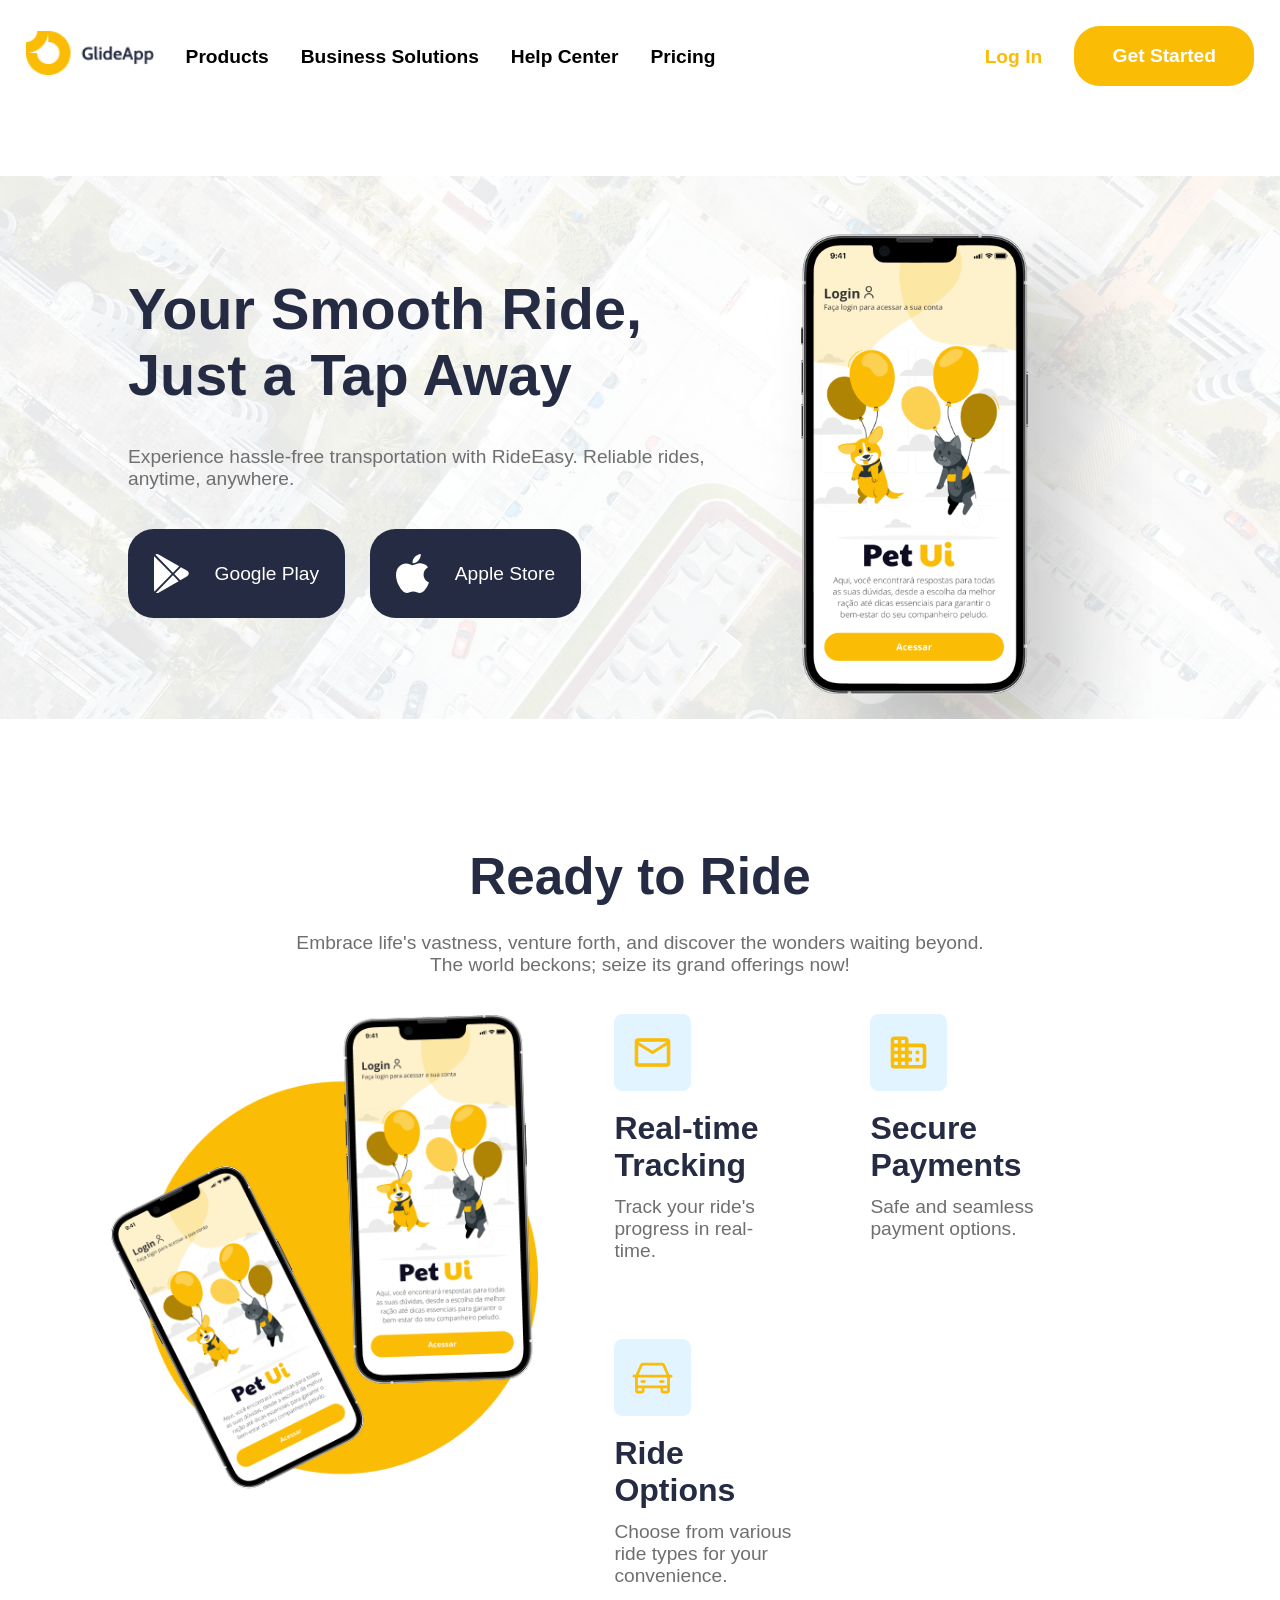
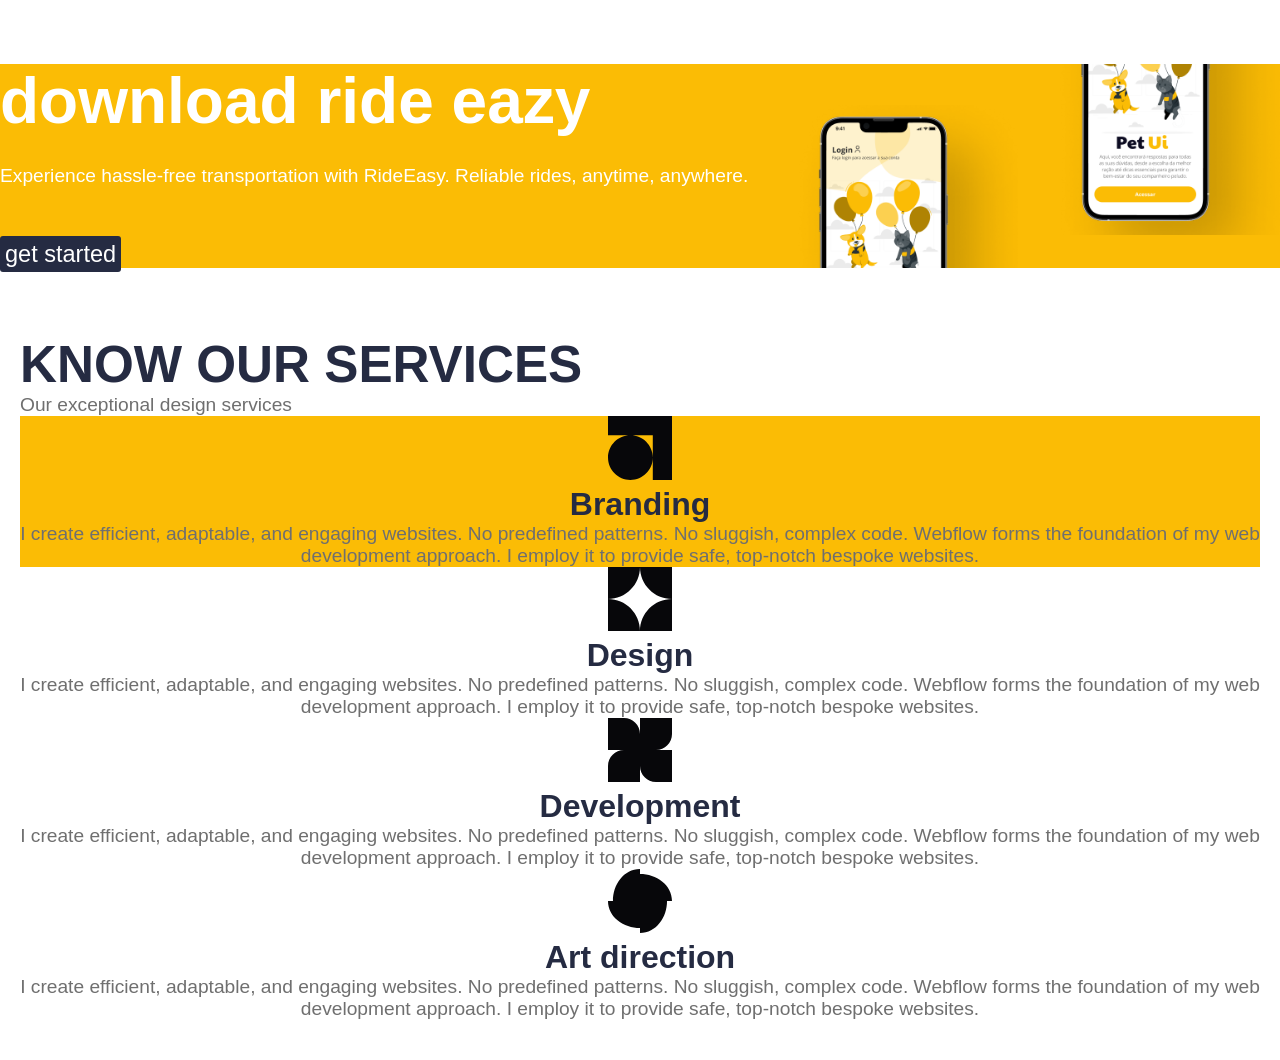
<file: index.html>
<!doctype html>
<html lang="en">
  <head>
    <meta charset="UTF-8" />
    <meta name="viewport" content="width=device-width, initial-scale=1.0" />
    <title>Taxi</title>
    <link rel="stylesheet" href="css/reset.css" />
    <link rel="stylesheet" href="css/style.css" />
  </head>
  <body>
    <header>
      <nav>
        <ul>
          <li>
            <a href="#"><img src="images/logo-glide-app.png" alt="" /></a>
          </li>
          <li>
            <a href="#">Products</a>
          </li>
          <li>
            <a href="#">Business Solutions</a>
          </li>
          <li>
            <a href="#">Help Center</a>
          </li>
          <li>
            <a href="#">Pricing</a>
          </li>
        </ul>
        <ul>
          <li>
            <a href="#" class="font-yellow">Log In</a>
          </li>
          <li>
            <a href="#" class="button-yellow">Get Started</a>
          </li>
        </ul>
      </nav>
    </header>
    <main>
      <section class="banner">
        <div>
          <h1>Your Smooth Ride, Just a Tap Away</h1>
          <p>
            Experience hassle-free transportation with RideEasy. Reliable rides,
            anytime, anywhere.
          </p>
          <p class="buttons">
            <a href="#">
              <img src="images/icon-button-google.svg" alt="Play Store" />
              <span>Google Play</span>
            </a>
            <a href="#">
              <img src="images/icon-apple-ios.svg" alt="Play Store" />
              <span>Apple Store</span>
            </a>
          </p>
        </div>
        <div class="image">
          <img src="images/iphone-pet-ui.png" alt="ifome auau miaumiau" />
        </div>
      </section>
      <section class="ready-to-ride">
        <h2>Ready to Ride</h2>
        <p>
          Embrace life's vastness, venture forth, and discover the wonders
          waiting beyond. The world beckons; seize its grand offerings now!
        </p>
        <div class="two">
          <div class="imagem"><img src="images/smartphones-pet-uis.png" /></div>
          <div class="lista">
            <ul>
              <li>
                <img src="images/icon-back-blue-letter.svg" />
                <h5>Real-time Tracking</h5>
                <p>Track your ride's progress in real-time.</p>
              </li>
              <li>
                <img src="images/icon-back-blue-building.svg" />
                <h5>Secure Payments</h5>
                <p>Safe and seamless payment options.</p>
              </li>
              <li>
                <img src="images/icon-back-blue-car.svg" />
                <h5>Ride Options</h5>
                <p>Choose from various ride types for your convenience.</p>
              </li>
            </ul>
          </div>
        </div>
      </section>
      <section class="download">
<h6>download ride eazy</h6>
<br>
<p>Experience hassle-free transportation with RideEasy. Reliable rides, anytime, anywhere.</p>
<br>
<br>
<a href="#">get started</a>
      </section>
      <br>
      <section class="services">
        <div class="naosei">
   <h2>KNOW OUR SERVICES</h2>
        <p>Our exceptional design services</p>
        </div>
            <nav>
            <ul>
              <li class="cuco">
                <img src="images/icon-brading.svg" />
                <h5>Branding</h5>
                <p>I create efficient, adaptable, and engaging websites. No predefined patterns. No sluggish, complex code. Webflow forms the foundation of my web development approach. I employ it to provide safe, top-notch bespoke websites.</p>

              </li>
              <li>
                <img src="images/icon-design.svg" />
                <h5>Design</h5>
                <p>I create efficient, adaptable, and engaging websites. No predefined patterns. No sluggish, complex code. Webflow forms the foundation of my web development approach. I employ it to provide safe, top-notch bespoke websites.</p>
              </li>
                 <li>
                <img src="images/icon-development.svg" />
                <h5>Development</h5>
                <p>I create efficient, adaptable, and engaging websites. No predefined patterns. No sluggish, complex code. Webflow forms the foundation of my web development approach. I employ it to provide safe, top-notch bespoke websites.</p>
              </li>
               <li>
                <img src="images/icon-art.svg" />
                <h5>Art direction</h5>
                <p>I create efficient, adaptable, and engaging websites. No predefined patterns. No sluggish, complex code. Webflow forms the foundation of my web development approach. I employ it to provide safe, top-notch bespoke websites.</p>
              </li>
            </ul>
            </nav>
            </div>
          </div>
        </div>
      </section>
      <section class="contact"></section>
    </main>
    
  </body>
</html>
</file>
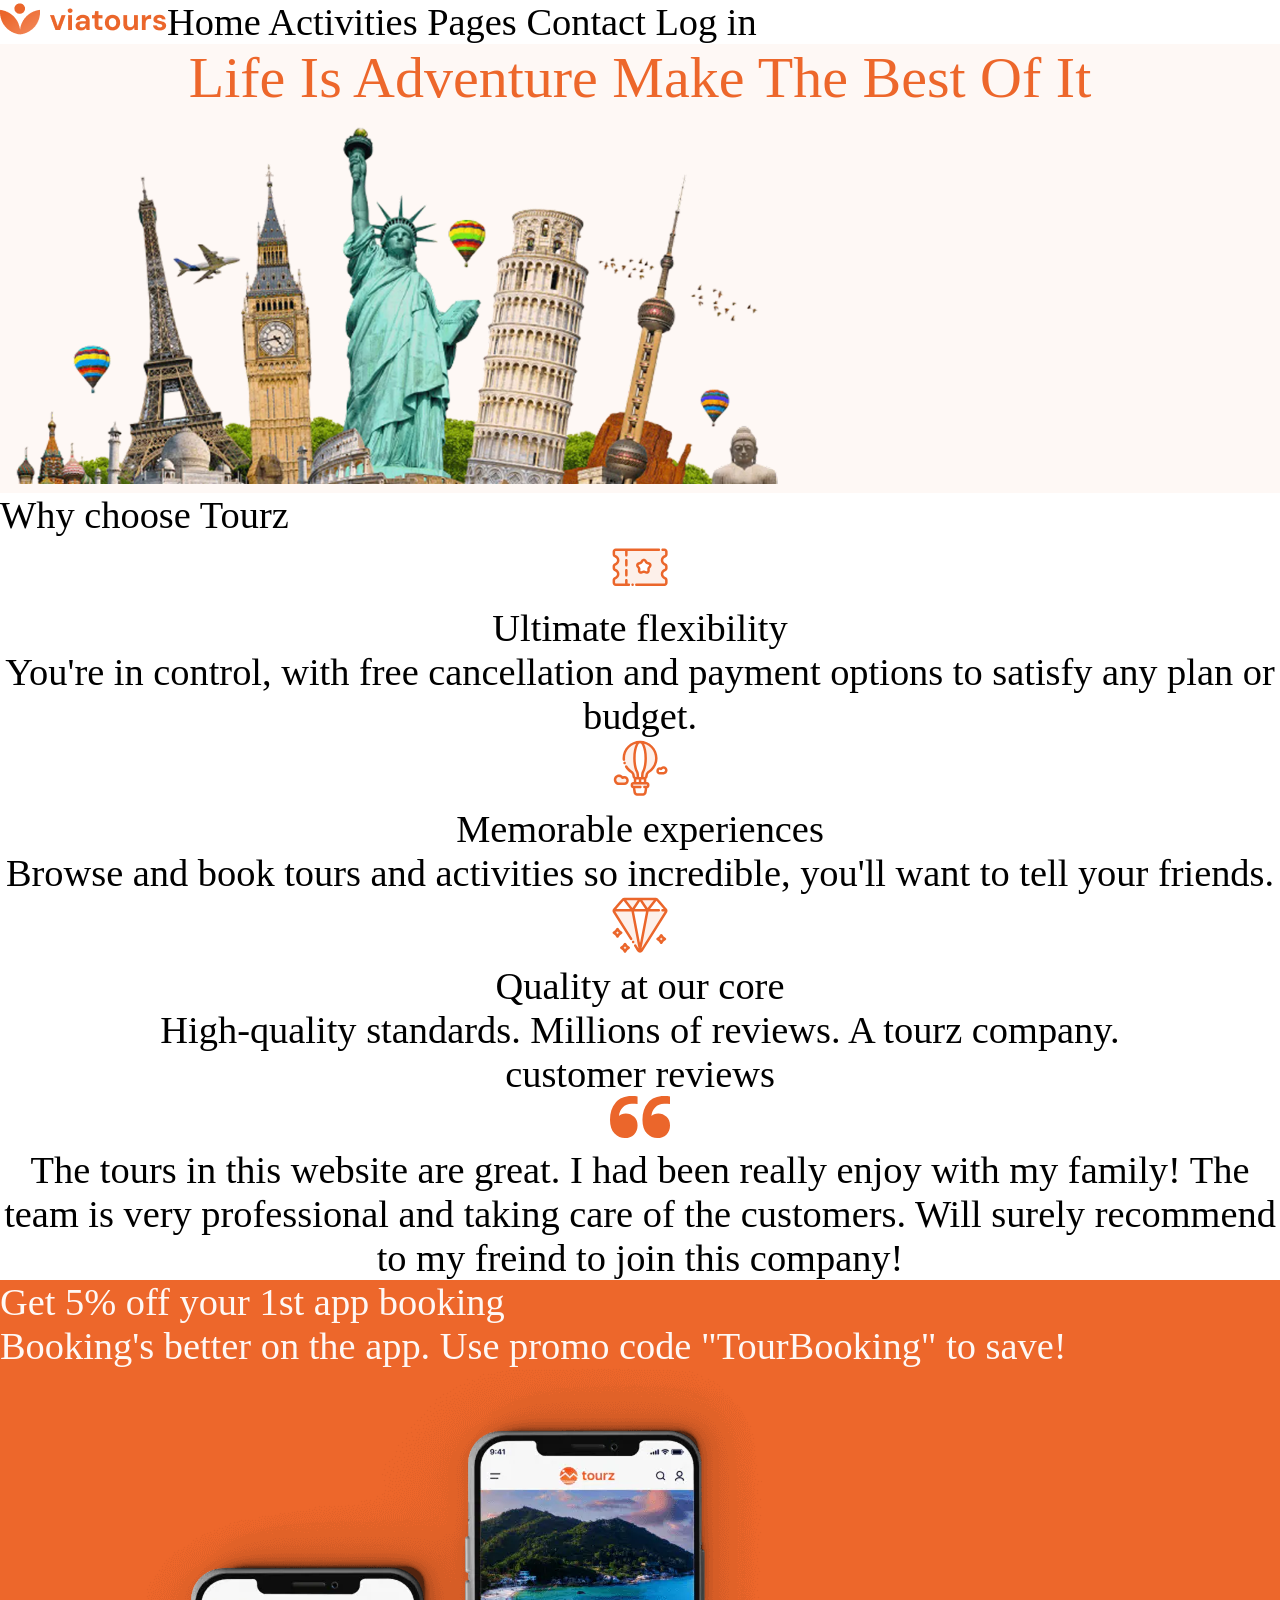
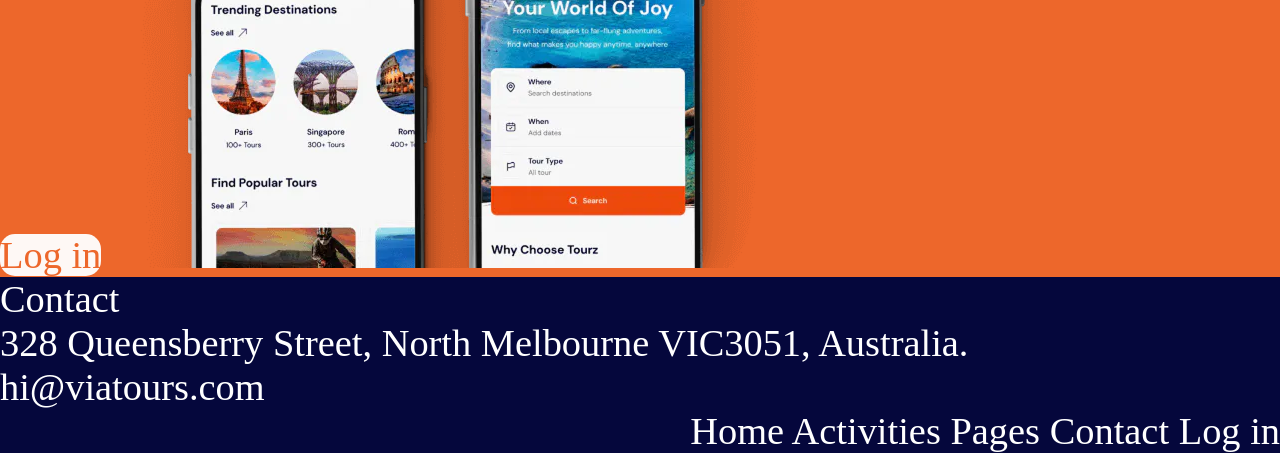
<file: atv-prova-viatours/index.html>
<!DOCTYPE html>
<html lang="en">
<head>
    <meta charset="UTF-8">
    <meta name="viewport" content="width=device-width, initial-scale=1.0">
    <title>Document</title>
    <link rel="stylesheet" href="css/reset.css">
    <link rel="stylesheet" href="css/style.css">
</head>
<body>
    <header>
      
        <nav>
             <img src="imagens/logo-viatours.png" alt="">
        </nav>
        <div>
         <a class="avião" href="#">Home</a>
            <a href="#">Activities</a>
            <a href="#">Pages</a>
            <a href="#">Contact</a>
            <a class="j" href="#">Log in</a>
            </div>
    </header>
<main>
<h2>Life Is Adventure Make The Best Of It</h2>
<nav>
<img src="imagens/imagem-banner.png" alt="">
</nav>
</main>
<section class="motivo">
<h7>Why choose Tourz</h2>
    <nav>
<ul>
    <li>
        <img src="imagens/icon-ticket.svg" alt="">
        <h3>Ultimate flexibility</h3>
        <p>You're in control, with free cancellation and payment options to satisfy any plan or budget.</p>
    </li>
    <li>
        <img src="imagens/icon-balloon.svg.svg" alt="">
        <h3>Memorable experiences</h3>
        <p>Browse and book tours and activities so incredible, you'll want to tell your friends.</p>
    </li>
    <li>
        <img src="imagens/icon-diamond.svg.svg" alt="">
        <h3>Quality at our core</h3>
        <p>High-quality standards. Millions of reviews. A tourz company.</p>
    </li>
</ul>
</nav>
</section>
<section class="aspas">
<h4>customer reviews</h4>
<img src="imagens/aspas.svg" alt="">
<p>The tours in this website are great. I had been really enjoy with my family! The team is very
professional and taking care of the customers. Will surely recommend to my freind to join this company!</p>
</section>
<section class="fute">
<h5>Get 5% off your 1st app booking</h5>
<p>Booking's better on the app. Use promo code "TourBooking" to save!</p>
<a href="#">Log in</a>
<img src="imagens/celular.png" alt="">
</section>
<footer>
<h6>Contact</h6>
<p>328 Queensberry Street, North Melbourne VIC3051, Australia.</p>
<p>hi@viatours.com</p>
 <div>
            <a href="#">Home</a>
            <a href="#">Activities</a>
            <a href="#">Pages</a>
            <a href="#">Contact</a>
            <a  href="#">Log in</a>
            </div>
</footer>
</body>
</html>
</file>
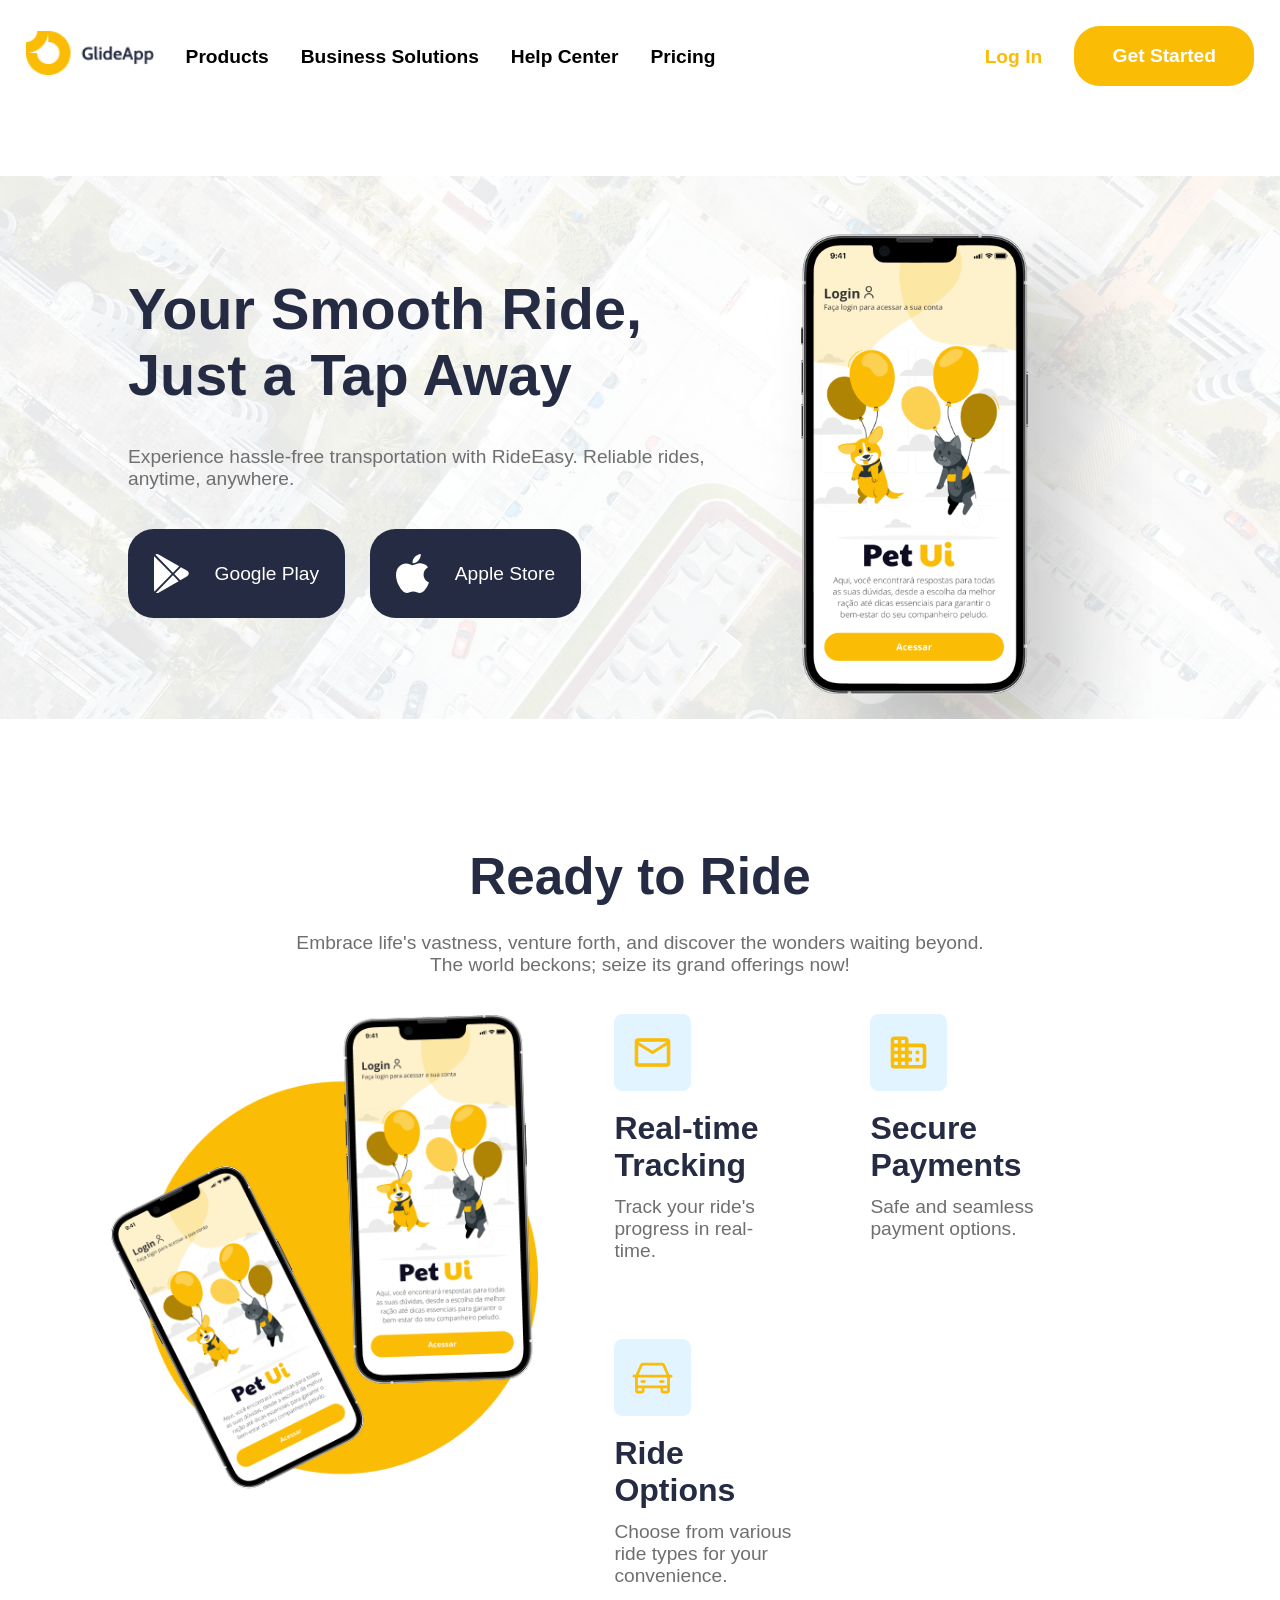
<file: atv-taxi/index.html>
<!doctype html>
<html lang="en">
  <head>
    <meta charset="UTF-8" />
    <meta name="viewport" content="width=device-width, initial-scale=1.0" />
    <title>Taxi</title>
    <link rel="stylesheet" href="css/reset.css" />
    <link rel="stylesheet" href="css/style.css" />
  </head>
  <body>
    <header>
      <nav>
        <ul>
          <li>
            <a href="#"><img src="images/logo-glide-app.png" alt="" /></a>
          </li>
          <li>
            <a href="#">Products</a>
          </li>
          <li>
            <a href="#">Business Solutions</a>
          </li>
          <li>
            <a href="#">Help Center</a>
          </li>
          <li>
            <a href="#">Pricing</a>
          </li>
        </ul>
        <ul>
          <li>
            <a href="#" class="font-yellow">Log In</a>
          </li>
          <li>
            <a href="#" class="button-yellow">Get Started</a>
          </li>
        </ul>
      </nav>
    </header>
    <main>
      <section class="banner">
        <div>
          <h1>Your Smooth Ride, Just a Tap Away</h1>
          <p>
            Experience hassle-free transportation with RideEasy. Reliable rides,
            anytime, anywhere.
          </p>
          <p class="buttons">
            <a href="#">
              <img src="images/icon-button-google.svg" alt="Play Store" />
              <span>Google Play</span>
            </a>
            <a href="#">
              <img src="images/icon-apple-ios.svg" alt="Play Store" />
              <span>Apple Store</span>
            </a>
          </p>
        </div>
        <div class="image">
          <img src="images/iphone-pet-ui.png" alt="ifome auau miaumiau" />
        </div>
      </section>
      <section class="ready-to-ride">
        <h2>Ready to Ride</h2>
        <p>
          Embrace life's vastness, venture forth, and discover the wonders
          waiting beyond. The world beckons; seize its grand offerings now!
        </p>
        <div class="two">
          <div class="imagem"><img src="images/smartphones-pet-uis.png" /></div>
          <div class="lista">
            <ul>
              <li>
                <img src="images/icon-back-blue-letter.svg" />
                <h5>Real-time Tracking</h5>
                <p>Track your ride's progress in real-time.</p>
              </li>
              <li>
                <img src="images/icon-back-blue-building.svg" />
                <h5>Secure Payments</h5>
                <p>Safe and seamless payment options.</p>
              </li>
              <li>
                <img src="images/icon-back-blue-car.svg" />
                <h5>Ride Options</h5>
                <p>Choose from various ride types for your convenience.</p>
              </li>
            </ul>
          </div>
        </div>
      </section>
      <section class="download">
        <div>
          <h2></h2>
          <p></p>
          <p class="button"></p>
        </div>
        <div></div>
      </section>
      <section class="services"></section>
      <section class="contact"></section>
    </main>
  </body>
</html>
</file>
<file: css/style.css>
html {
  font-size: clamp(1rem, calc(0.67rem + 1vw), 4rem);
  font-family:
    "Trebuchet MS", "Lucida Sans Unicode", "Lucida Grande", "Lucida Sans",
    Arial, sans-serif;
}

h1,
h2,
h3,
h4,
h5,
h6 {
  color: #252b42;
  font-weight: 600;
}

p {
  color: #6f6f6f;
}

h1 {
  font-size: 6vw;
}

h2 {
  font-size: 5.5vw;
}

h3 {
  font-size: 5vw;
}

h4 {
  font-size: 4.5vw;
}

h5 {
  font-size: 4vw;
}

h6 {
  font-size: 3.5vw;
}

p {
  font-size: 3vw;
}

header a {
  font-size: 3vw;
  font-weight: 600;
}

header {
  text-align: center;
  padding: 5vw;
}

header img {
  width: 15vw;
}

header nav ul li {
  margin: 3vw;
}

header nav ul li a.font-yellow {
  color: #fbbc05;
}

header nav ul li a.button-yellow {
  background-color: #fbbc05;
  color: white;
  padding: 1.5vw 3vw;
  border: 5px;
  display: inline-block;
  border-radius: 2vw;
}

section.banner {
  background-image: url(../images/background-banner.png);
  background-repeat: no-repeat;
  background-size: 100% auto;
  padding: 3vw 5vw 3vw 5vw;
  margin: 5vw 0;
}

section.banner p {
  margin: 3vw 0;
}

section.banner p.buttons {
  color: rgb(104, 104, 104);
  gap: 2vw;
  display: flex;
}

section.banner p.buttons a {
  background-color: #252b42;
  display: inline-block;
  display: flex;
  gap: 2vw;
  padding: 2vw;
  color: #ffffff;
  align-items: center;
  border-radius: 2vw;
}

section.banner p.buttons img {
  height: 4vw;
}

section.banner div.image img {
  display: none;
}

section.ready-to-ride {
  text-align: center;
  padding: 3vw 5vw 3vw 5vw;
}

section.ready-to-ride h2 {
  padding: 2vw;
}

section.ready-to-ride div.imagem img {
  display: none;
  padding: 3vw;
}

section.ready-to-ride div.lista ul li {
  padding: 3vw;
}

section.ready-to-ride div.lista ul li img {
  width: 12vw;
}

section.ready-to-ride div.lista ul li h5 {
  padding: 1vw 0;
}

@media only screen and (min-width: 600px) {
  h1 {
    font-size: 4.5vw;
  }

  h2 {
    font-size: 4vw;
  }

  h3 {
    font-size: 3.5vw;
  }

  h4 {
    font-size: 3vw;
  }

  h5 {
    font-size: 2.5vw;
  }

  h6 {
    font-size: 5vw;
  }

  p {
    font-size: 1.5vw;
  }

  header {
    padding: 2vw;
    align-content: center;
  }

  header img {
    width: 10vw;
  }

  header a {
    font-size: 1.5vw;
  }

  header nav {
    display: flex;
    justify-content: space-between;
  }
  header nav ul {
    display: flex;
    align-items: center;
    gap: 2.5vw;
  }

  header nav ul li {
    margin: 0;
  }

  section.banner {
    display: flex;
    background-size: 100% auto;
    align-items: center;
    padding: 3vw 10vw 0 10vw;
  }

  section.banner p.buttons img {
    height: 3vw;
  }

  section.banner div.image img {
    display: block;
    width: 50vw;
  }

  section.ready-to-ride div.two {
    display: flex;
  }

  section.ready-to-ride div.imagem img {
    display: block;
    width: 50vw;
  }

  section.ready-to-ride div.lista {
    text-align: left;
  }

  section.ready-to-ride div.lista ul {
    display: flex;
    flex-wrap: wrap;
    width: 50vw;
  }

  section.ready-to-ride div.lista ul li {
    width: 40%;
  }

  section.ready-to-ride div.lista ul li img {
    width: 6vw;
  }

  section.ready-to-ride > p {
    padding: 0 20%;
  }
}
h6{
color: #ffffff;
}
.download{
background: url(/images/iphone-pet-ui.png)no-repeat, url(/images/iphone-pet-ui.png)no-repeat;
background-size: auto 140%;
background-repeat: no-repeat;
background-color: #fbbc05;
background-position: 75% -50%,100% 140%;
text-align: left;

}
.download a{
  border-radius: 3px;
background-color: #252b42;
color: #ffffff;
padding: 5px;
}
.download p{
color: #ffffff;
display:flex;
}
.download div{
  width:50% ;
}
.services{
  display: flex;
  flex-wrap: wrap;
  text-align: center;
  padding: 20px 20px 20px 20px;
  margin: 20px 0 20px;
  flex-wrap: wrap;
}
.services div.naosei{text-align: left;}
.cuco{
  background-color: #fbbc05;
}
section.services div ul{

display: grid;
grid-template-columns: 1fr 1fr;
}
</file>
<file: atv-prova-viatours/css/style.css>
/* === IMPORTAÇÃO DE FONTES */

@import url('https://fonts.googleapis.com/css2?family=Epilogue:ital,wght@0,100..900;1,100..900&family=Fredoka:wght@300..700&family=Nunito:ital,wght@0,200..1000;1,200..1000&family=Oswald:wght@200..700&family=Urbanist:ital,wght@0,100..900;1,100..900&display=swap');
/*
Fontes Disponíveis:
// Sugiro usar esta 
font-family: "Urbanist", sans-serif; 
font-family: "Fredoka", sans-serif;
font-family: "Epilogue", sans-serif;
font-family: "Nunito", sans-serif;
font-family: "Oswald", sans-serif;
*/
/* ==========================*/

/* ==== FORMATAÇÃO GERAL === */

html{
    font-size: clamp(1rem, 2vw + 0.8rem, 3rem); 
}

header{
    text-align: right;
    display: flex;
    color: black;
}
div{
    text-align: right;
}
main{
    align-items: center;
    text-align: center;
    background-color: #FEF8F5	;
}
main nav{
    width: 800px; 
    size: 80px;
}
h4{
    text-align: center;
}
h2{
font-size: 58px;
color: #ED672B;
}

.motivo ul{
   
  display: grid;
  text-align: center;
}
.aspas{
    text-align: center;
    background-color: #FFFFFF	;
}
.fute{
    background-color: #ED672B;
    color: #FEF8F5;
}
.fute a{
    color: #ED672B;
    background-color: #FEF8F5;
    border-radius: 15px;
}
footer{
    background-color: #05073C;
    color:white ;
}
/* MEDIA QUERY - DESKTOP */
@media  screen and (min-width: 600px) {

}
</file>
<file: atv-taxi/css/style.css>
html {
  font-size: clamp(1rem, calc(0.67rem + 1vw), 4rem);
  font-family:
    "Trebuchet MS", "Lucida Sans Unicode", "Lucida Grande", "Lucida Sans",
    Arial, sans-serif;
}

h1,
h2,
h3,
h4,
h5,
h6 {
  color: #252b42;
  font-weight: 600;
}

p {
  color: #6f6f6f;
}

h1 {
  font-size: 6vw;
}

h2 {
  font-size: 5.5vw;
}

h3 {
  font-size: 5vw;
}

h4 {
  font-size: 4.5vw;
}

h5 {
  font-size: 4vw;
}

h6 {
  font-size: 3.5vw;
}

p {
  font-size: 3vw;
}

header a {
  font-size: 3vw;
  font-weight: 600;
}

header {
  text-align: center;
  padding: 5vw;
}

header img {
  width: 15vw;
}

header nav ul li {
  margin: 3vw;
}

header nav ul li a.font-yellow {
  color: #fbbc05;
}

header nav ul li a.button-yellow {
  background-color: #fbbc05;
  color: white;
  padding: 1.5vw 3vw;
  border: 5px;
  display: inline-block;
  border-radius: 2vw;
}

section.banner {
  background-image: url(../images/background-banner.png);
  background-repeat: no-repeat;
  background-size: 100% auto;
  padding: 3vw 5vw 3vw 5vw;
  margin: 5vw 0;
}

section.banner p {
  margin: 3vw 0;
}

section.banner p.buttons {
  color: rgb(104, 104, 104);
  gap: 2vw;
  display: flex;
}

section.banner p.buttons a {
  background-color: #252b42;
  display: inline-block;
  display: flex;
  gap: 2vw;
  padding: 2vw;
  color: #ffffff;
  align-items: center;
  border-radius: 2vw;
}

section.banner p.buttons img {
  height: 4vw;
}

section.banner div.image img {
  display: none;
}

section.ready-to-ride {
  text-align: center;
  padding: 3vw 5vw 3vw 5vw;
}

section.ready-to-ride h2 {
  padding: 2vw;
}

section.ready-to-ride div.imagem img {
  display: none;
  padding: 3vw;
}

section.ready-to-ride div.lista ul li {
  padding: 3vw;
}

section.ready-to-ride div.lista ul li img {
  width: 12vw;
}

section.ready-to-ride div.lista ul li h5 {
  padding: 1vw 0;
}

@media only screen and (min-width: 600px) {
  h1 {
    font-size: 4.5vw;
  }

  h2 {
    font-size: 4vw;
  }

  h3 {
    font-size: 3.5vw;
  }

  h4 {
    font-size: 3vw;
  }

  h5 {
    font-size: 2.5vw;
  }

  h6 {
    font-size: 5vw;
  }

  p {
    font-size: 1.5vw;
  }

  header {
    padding: 2vw;
    align-content: center;
  }

  header img {
    width: 10vw;
  }

  header a {
    font-size: 1.5vw;
  }

  header nav {
    display: flex;
    justify-content: space-between;
  }
  header nav ul {
    display: flex;
    align-items: center;
    gap: 2.5vw;
  }

  header nav ul li {
    margin: 0;
  }

  section.banner {
    display: flex;
    background-size: 100% auto;
    align-items: center;
    padding: 3vw 10vw 0 10vw;
  }

  section.banner p.buttons img {
    height: 3vw;
  }

  section.banner div.image img {
    display: block;
    width: 50vw;
  }

  section.ready-to-ride div.two {
    display: flex;
  }

  section.ready-to-ride div.imagem img {
    display: block;
    width: 50vw;
  }

  section.ready-to-ride div.lista {
    text-align: left;
  }

  section.ready-to-ride div.lista ul {
    display: flex;
    flex-wrap: wrap;
    width: 50vw;
  }

  section.ready-to-ride div.lista ul li {
    width: 40%;
  }

  section.ready-to-ride div.lista ul li img {
    width: 6vw;
  }

  section.ready-to-ride > p {
    padding: 0 20%;
  }
}
</file>
